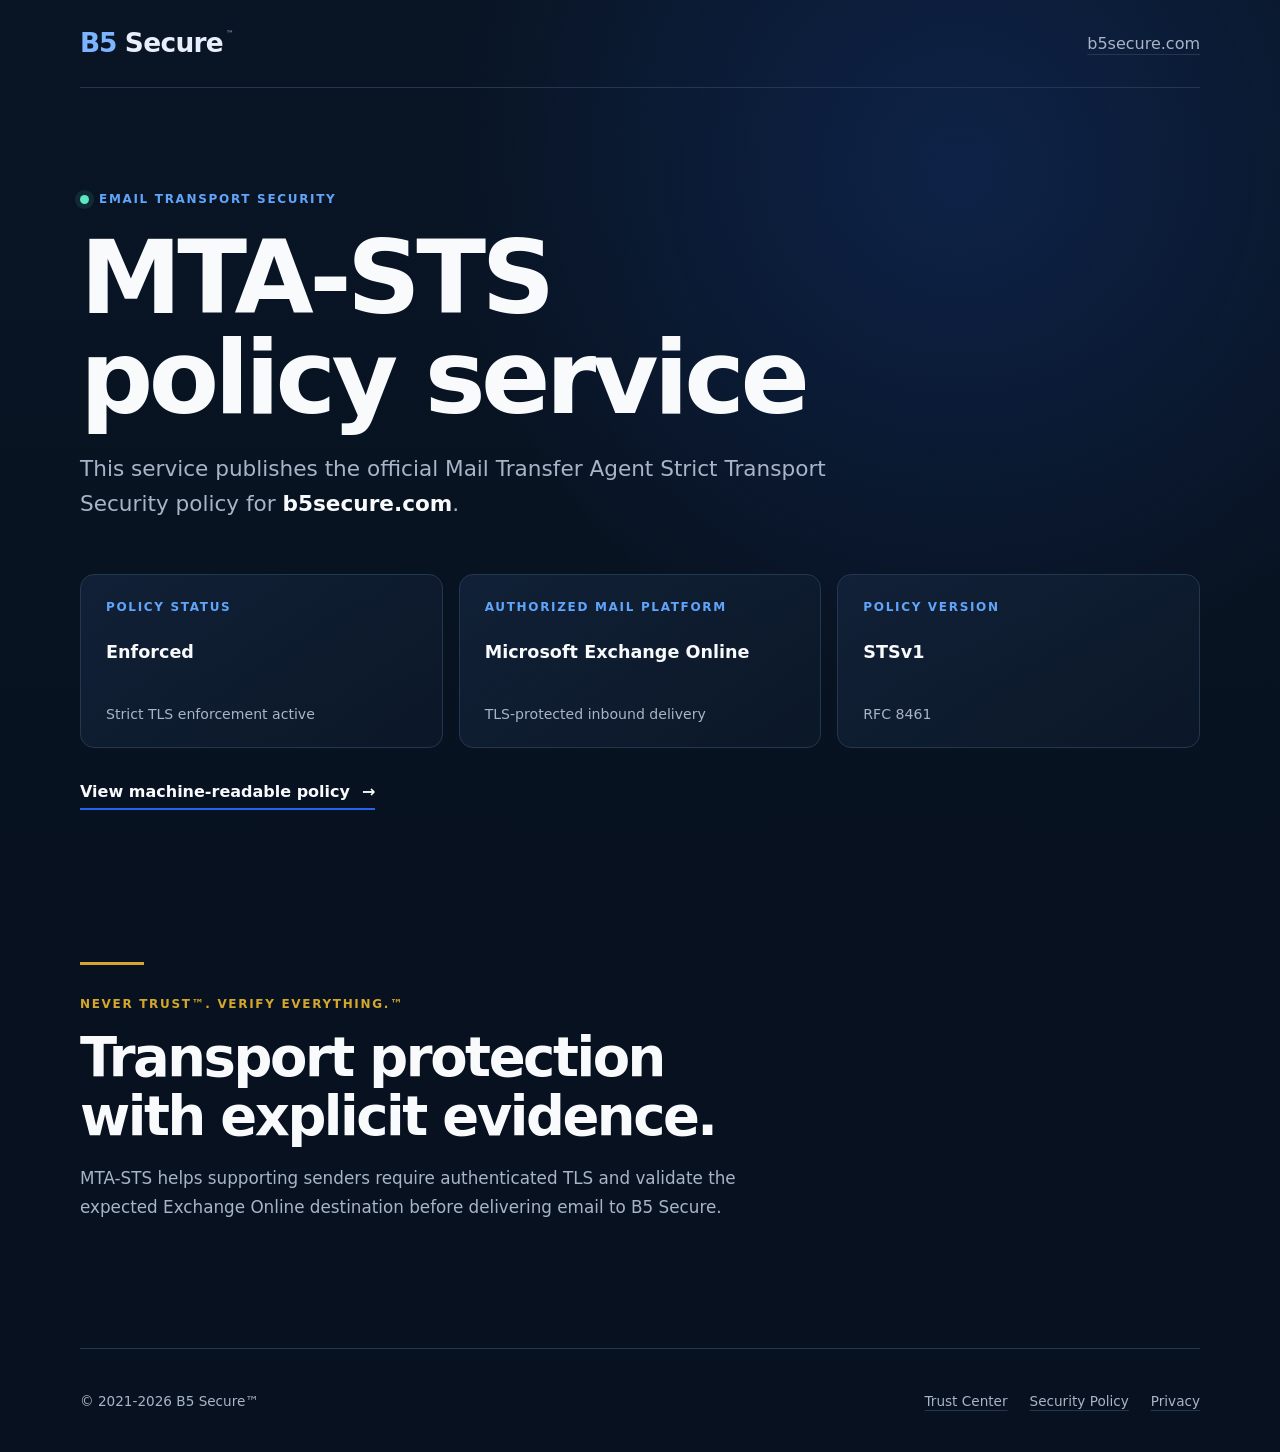
<file: index.html>
<!doctype html>
<html lang="en">
<head>
  <meta charset="utf-8">
  <meta name="viewport" content="width=device-width, initial-scale=1">
  <meta
    name="description"
    content="Official enforced MTA-STS email transport security policy service for b5secure.com."
  >
  <meta name="robots" content="noindex, nofollow, noarchive">
  <title>MTA-STS Email Security | B5 Secure</title>

  <link rel="stylesheet" href="/styles.css">

  <style>
    /*
     * Official B5 Secure text-only reverse wordmark.
     * B5: #7DB4FF
     * Secure: #E8EEFB
     * Trademark: #7385A3
     */
    .brand {
      display: inline-flex;
      align-items: flex-start;
      color: inherit;
      line-height: 1;
      text-decoration: none;
      white-space: nowrap;
    }

    .brand-b5 {
      color: #7DB4FF;
      font-size: 1.65rem;
      font-weight: 800;
      letter-spacing: -0.04em;
    }

    .brand-secure {
      color: #E8EEFB;
      font-size: 1.65rem;
      font-weight: 700;
      letter-spacing: -0.025em;
      margin-left: 0.32em;
    }

    .brand-tm {
      color: #7385A3;
      font-size: 0.48rem;
      font-weight: 700;
      line-height: 1;
      margin-left: 0.18rem;
      position: relative;
      top: 0;
    }
  </style>
</head>

<body>
  <header class="site-header">
    <a
      class="brand"
      href="https://b5secure.com/"
      aria-label="B5 Secure home"
    >
      <span class="brand-b5">B5</span>
      <span class="brand-secure">Secure</span>
      <span class="brand-tm" aria-hidden="true">™</span>
    </a>

    <a class="back-link" href="https://b5secure.com/">
      b5secure.com
    </a>
  </header>

  <main>
    <section class="hero" aria-labelledby="page-title">
      <div class="eyebrow">
        <span class="status-dot" aria-hidden="true"></span>
        Email transport security
      </div>

      <h1 id="page-title">MTA-STS policy service</h1>

      <p class="intro">
        This service publishes the official Mail Transfer Agent Strict
        Transport Security policy for <strong>b5secure.com</strong>.
      </p>

      <div class="status-grid" aria-label="MTA-STS service details">
        <article class="status-card">
          <span class="label">Policy status</span>
          <strong>Enforced</strong>
          <span class="detail">Strict TLS enforcement active</span>
        </article>

        <article class="status-card">
          <span class="label">Authorized mail platform</span>
          <strong>Microsoft Exchange Online</strong>
          <span class="detail">TLS-protected inbound delivery</span>
        </article>

        <article class="status-card">
          <span class="label">Policy version</span>
          <strong>STSv1</strong>
          <span class="detail">RFC 8461</span>
        </article>
      </div>

      <a
        class="policy-link"
        href="/.well-known/mta-sts.txt"
      >
        View machine-readable policy
        <span aria-hidden="true">→</span>
      </a>
    </section>

    <section class="assurance" aria-labelledby="assurance-title">
      <div class="rule" aria-hidden="true"></div>

      <p class="kicker">
        Never Trust™. Verify Everything.™
      </p>

      <h2 id="assurance-title">
        Transport protection with explicit evidence.
      </h2>

      <p>
        MTA-STS helps supporting senders require authenticated TLS and
        validate the expected Exchange Online destination before delivering
        email to B5 Secure.
      </p>
    </section>
  </main>

  <footer>
    <span>© 2021-2026 B5 Secure™</span>

    <nav aria-label="Footer links">
      <a href="https://b5secure.com/trust-center/">
        Trust Center
      </a>

      <a href="https://b5secure.com/security-policy/">
        Security Policy
      </a>

      <a href="https://b5secure.com/privacy/">
        Privacy
      </a>
    </nav>
  </footer>
</body>
</html>
</file>
<file: styles.css>
:root {
  color-scheme: dark;
  --ink: #07111f;
  --surface: #0d1a2b;
  --surface-2: #122239;
  --text: #f8fafc;
  --muted: #a8b4c7;
  --line: #243750;
  --blue: #2563eb;
  --blue-soft: #60a5fa;
  --gold: #d4a72c;
  --mint: #5ee7c3;
}

* { box-sizing: border-box; }

html { background: var(--ink); }

body {
  margin: 0;
  min-height: 100vh;
  color: var(--text);
  background:
    radial-gradient(circle at 75% 12%, rgba(37, 99, 235, .18), transparent 32rem),
    linear-gradient(180deg, #091525 0%, var(--ink) 72%);
  font-family: Inter, ui-sans-serif, system-ui, -apple-system, BlinkMacSystemFont, "Segoe UI", sans-serif;
  -webkit-font-smoothing: antialiased;
}

a { color: inherit; }

.site-header,
main,
footer {
  width: min(1120px, calc(100% - 40px));
  margin-inline: auto;
}

.site-header {
  min-height: 88px;
  display: flex;
  align-items: center;
  justify-content: space-between;
  border-bottom: 1px solid var(--line);
}

.brand {
  display: inline-flex;
  align-items: center;
  text-decoration: none;
}

.brand img {
  display: block;
  width: 184px;
  max-width: 42vw;
  height: auto;
}
.back-link {
  color: var(--muted);
  text-underline-offset: 5px;
  text-decoration-color: var(--line);
}

.back-link:hover,
.back-link:focus-visible { color: var(--text); }

.hero { padding: 104px 0 88px; }

.eyebrow,
.kicker,
.label {
  text-transform: uppercase;
  letter-spacing: .14em;
  font-size: .75rem;
  font-weight: 750;
}

.eyebrow {
  display: flex;
  align-items: center;
  gap: 10px;
  color: var(--blue-soft);
}

.status-dot {
  width: 9px;
  height: 9px;
  border-radius: 50%;
  background: var(--mint);
  box-shadow: 0 0 0 5px rgba(94, 231, 195, .10);
}

h1,
h2 {
  font-family: Sora, Inter, ui-sans-serif, system-ui, sans-serif;
  letter-spacing: -.045em;
  text-wrap: balance;
}

h1 {
  max-width: 850px;
  margin: 22px 0 22px;
  font-size: clamp(3rem, 8vw, 6.4rem);
  line-height: .98;
}

.intro {
  max-width: 760px;
  margin: 0;
  color: var(--muted);
  font-size: clamp(1.1rem, 2.2vw, 1.35rem);
  line-height: 1.65;
}

.intro strong { color: var(--text); }

.status-grid {
  display: grid;
  grid-template-columns: repeat(3, 1fr);
  gap: 16px;
  margin-top: 52px;
}

.status-card {
  min-height: 174px;
  padding: 25px;
  display: flex;
  flex-direction: column;
  border: 1px solid var(--line);
  border-radius: 14px;
  background: linear-gradient(145deg, rgba(18, 34, 57, .88), rgba(13, 26, 43, .68));
}

.label { color: var(--blue-soft); }
.status-card strong { margin-top: 28px; font-size: 1.1rem; }
.detail { margin-top: auto; color: var(--muted); font-size: .88rem; }

.policy-link {
  display: inline-flex;
  gap: 12px;
  margin-top: 34px;
  color: var(--text);
  font-weight: 750;
  text-decoration: none;
  border-bottom: 2px solid var(--blue);
  padding-bottom: 7px;
}

.policy-link:hover,
.policy-link:focus-visible { color: var(--blue-soft); }

.assurance {
  max-width: 840px;
  padding: 64px 0 110px;
}

.rule { width: 64px; height: 3px; background: var(--gold); margin-bottom: 32px; }
.kicker { color: var(--gold); }

h2 {
  margin: 18px 0;
  font-size: clamp(2rem, 5vw, 3.4rem);
  line-height: 1.08;
}

.assurance > p:last-child {
  max-width: 720px;
  color: var(--muted);
  font-size: 1.05rem;
  line-height: 1.7;
}

footer {
  min-height: 104px;
  display: flex;
  align-items: center;
  justify-content: space-between;
  gap: 24px;
  color: var(--muted);
  border-top: 1px solid var(--line);
  font-size: .85rem;
}

footer nav { display: flex; gap: 22px; }
footer a { text-underline-offset: 4px; text-decoration-color: var(--line); }
footer a:hover, footer a:focus-visible { color: var(--text); }

:focus-visible { outline: 3px solid var(--blue-soft); outline-offset: 4px; }

@media (max-width: 760px) {
  .hero { padding-top: 72px; }
  .status-grid { grid-template-columns: 1fr; }
  .status-card { min-height: 150px; }
  footer { align-items: flex-start; flex-direction: column; padding: 30px 0; }
  footer nav { flex-wrap: wrap; }
}

@media (prefers-reduced-motion: reduce) {
  *, *::before, *::after { scroll-behavior: auto !important; }
}
</file>
